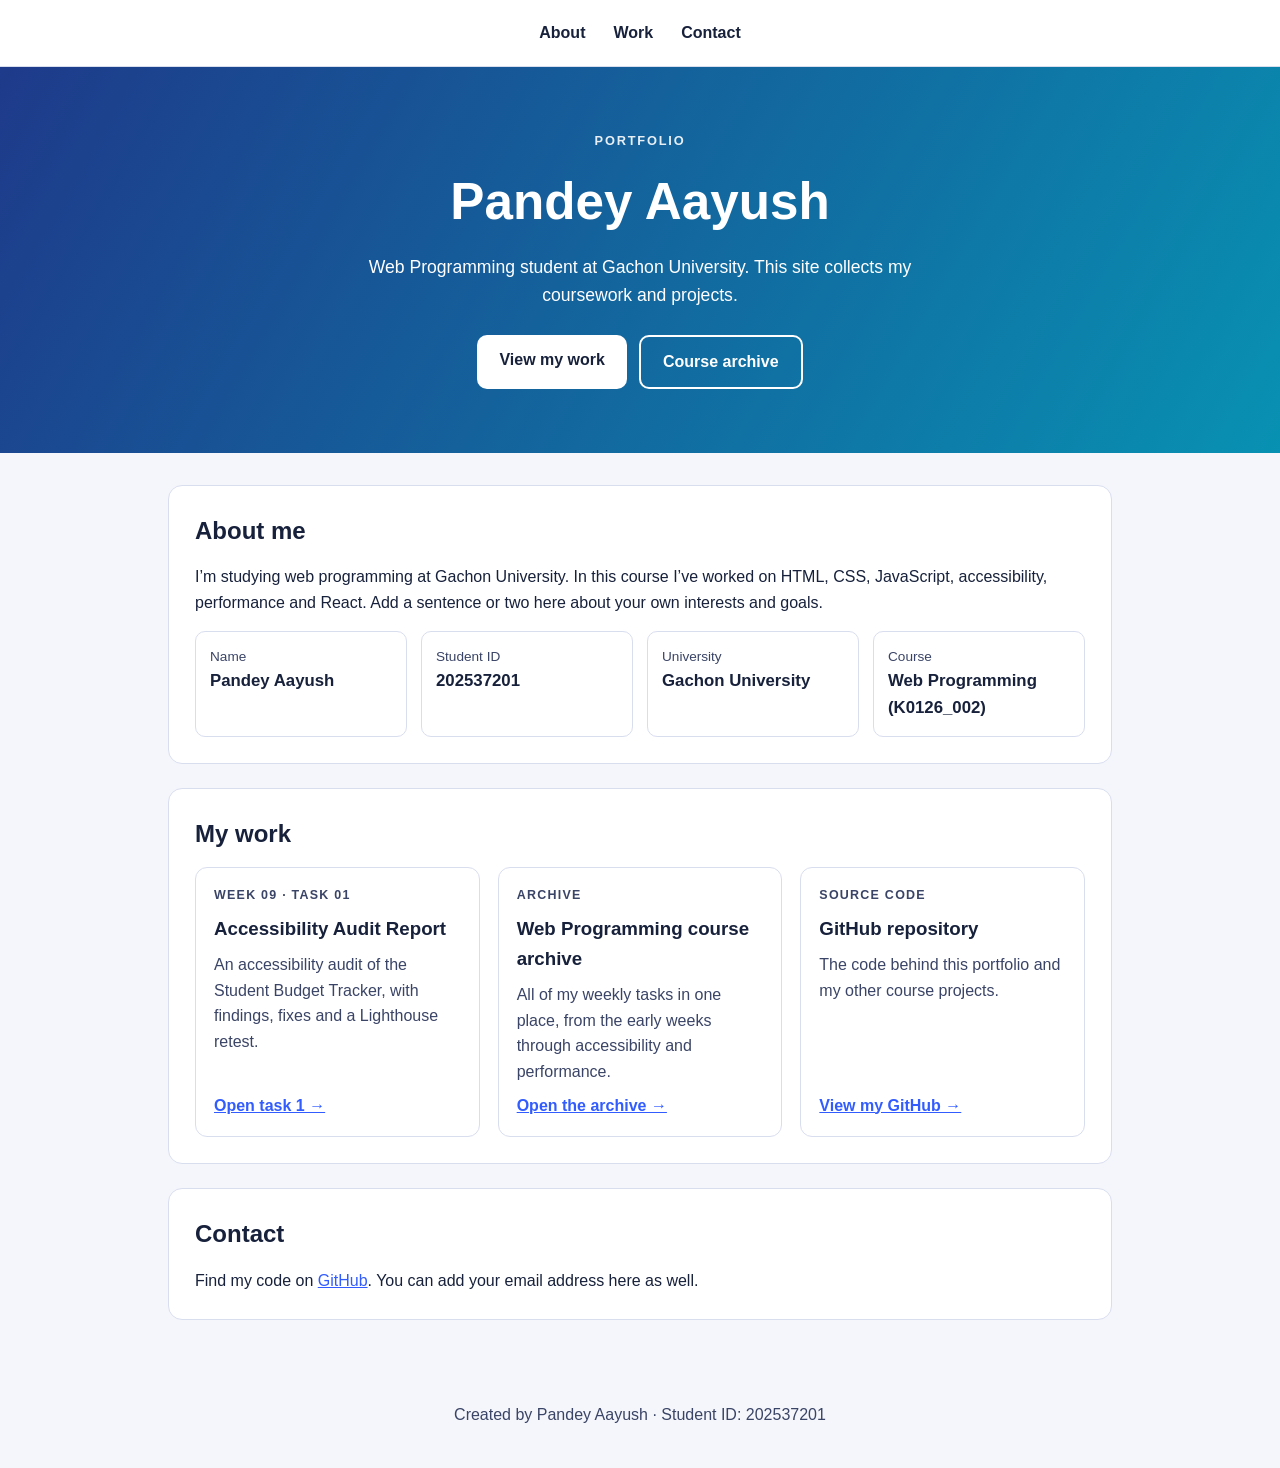
<file: index.html>
<!doctype html>
<html lang="en">
<head>
<meta charset="utf-8">
<meta name="viewport" content="width=device-width, initial-scale=1">
<meta name="description" content="Portfolio of Pandey Aayush, Web Programming student at Gachon University.">
<title>Pandey Aayush | Portfolio</title>
<style>
:root{
  --bg:#f4f6fb; --surface:#ffffff; --text:#17213b; --muted:#3a4466;
  --accent:#315cff; --accent-text:#ffffff; --border:#d9deef; --hero-a:#1e3a8a; --hero-b:#0891b2;
}
@media (prefers-color-scheme: dark){
  :root{ --bg:#0f1424; --surface:#182036; --text:#eef1fb; --muted:#b4bcd8;
         --accent:#7c97ff; --accent-text:#0f1424; --border:#2c3657; --hero-a:#16286a; --hero-b:#0b6b86; }
}
*{box-sizing:border-box;margin:0;padding:0}
html{scroll-behavior:smooth}
body{font-family:Arial,Helvetica,sans-serif;background:var(--bg);color:var(--text);line-height:1.6}
a{color:var(--accent)}
:focus-visible{outline:3px solid var(--accent);outline-offset:3px}
.skip{position:absolute;left:-999px;top:8px;background:var(--accent);color:var(--accent-text);padding:8px 14px;border-radius:8px;z-index:10}
.skip:focus{left:8px}
nav{display:flex;flex-wrap:wrap;gap:6px 20px;justify-content:center;padding:14px 16px;background:var(--surface);border-bottom:1px solid var(--border)}
nav a{color:var(--text);text-decoration:none;font-weight:700;padding:6px 4px}
nav a:hover{color:var(--accent);text-decoration:underline}
header{background:linear-gradient(120deg,var(--hero-a),var(--hero-b));color:#fff;text-align:center;padding:64px 20px}
header .eyebrow{letter-spacing:.14em;font-size:.8rem;font-weight:700;opacity:.9}
header h1{font-size:clamp(2rem,6vw,3.2rem);margin:10px 0}
header p{max-width:620px;margin:0 auto;font-size:1.1rem}
.btns{margin-top:26px;display:flex;flex-wrap:wrap;gap:12px;justify-content:center}
.btn{display:inline-block;padding:12px 22px;border-radius:10px;font-weight:700;text-decoration:none;background:#fff;color:#17213b}
.btn.alt{background:transparent;color:#fff;border:2px solid #fff}
main{max-width:980px;margin:0 auto;padding:32px 18px}
section{background:var(--surface);border:1px solid var(--border);border-radius:14px;padding:26px;margin-bottom:24px}
h2{margin-bottom:14px;font-size:1.5rem}
.facts{display:grid;grid-template-columns:repeat(auto-fit,minmax(200px,1fr));gap:14px;margin-top:16px}
.fact{border:1px solid var(--border);border-radius:10px;padding:14px}
.fact span{display:block;color:var(--muted);font-size:.85rem}
.fact b{font-size:1.05rem}
.cards{display:grid;grid-template-columns:repeat(auto-fit,minmax(260px,1fr));gap:18px}
.card{border:1px solid var(--border);border-radius:12px;padding:18px;display:flex;flex-direction:column;gap:8px}
.card .tag{font-size:.78rem;font-weight:700;letter-spacing:.1em;color:var(--muted)}
.card p{color:var(--muted);flex:1}
.card a{font-weight:700}
footer{text-align:center;padding:26px 16px 40px;color:var(--muted)}
</style>
</head>
<body>
<a class="skip" href="#main">Skip to content</a>
<nav aria-label="Main">
  <a href="#about">About</a>
  <a href="#work">Work</a>
  <a href="#contact">Contact</a>
</nav>

<header>
  <div class="eyebrow">PORTFOLIO</div>
  <h1>Pandey Aayush</h1>
  <p>Web Programming student at Gachon University. This site collects my coursework and projects.</p>
  <div class="btns">
    <a class="btn" href="#work">View my work</a>
    <a class="btn alt" href="https://202537201-pandeyaayush.github.io/course-archive/">Course archive</a>
  </div>
</header>

<main id="main">
  <section id="about">
    <h2>About me</h2>
    <p>I’m studying web programming at Gachon University. In this course I’ve worked on HTML, CSS, JavaScript, accessibility, performance and React. Add a sentence or two here about your own interests and goals.</p>
    <div class="facts">
      <div class="fact"><span>Name</span><b>Pandey Aayush</b></div>
      <div class="fact"><span>Student ID</span><b>202537201</b></div>
      <div class="fact"><span>University</span><b>Gachon University</b></div>
      <div class="fact"><span>Course</span><b>Web Programming (K0126_002)</b></div>
    </div>
  </section>

  <section id="work">
    <h2>My work</h2>
    <div class="cards">
      <article class="card">
        <span class="tag">WEEK 09 · TASK 01</span>
        <h3>Accessibility Audit Report</h3>
        <p>An accessibility audit of the Student Budget Tracker, with findings, fixes and a Lighthouse retest.</p>
        <a href="task1.html">Open task 1 →</a>
      </article>
      <article class="card">
        <span class="tag">ARCHIVE</span>
        <h3>Web Programming course archive</h3>
        <p>All of my weekly tasks in one place, from the early weeks through accessibility and performance.</p>
        <a href="https://202537201-pandeyaayush.github.io/course-archive/">Open the archive →</a>
      </article>
      <article class="card">
        <span class="tag">SOURCE CODE</span>
        <h3>GitHub repository</h3>
        <p>The code behind this portfolio and my other course projects.</p>
        <a href="https://github.com/202537201-pandeyaayush">View my GitHub →</a>
      </article>
    </div>
  </section>

  <section id="contact">
    <h2>Contact</h2>
    <p>Find my code on <a href="https://github.com/202537201-pandeyaayush">GitHub</a>. You can add your email address here as well.</p>
  </section>
</main>

<footer>Created by Pandey Aayush · Student ID: 202537201</footer>
</body>
</html>
</file>
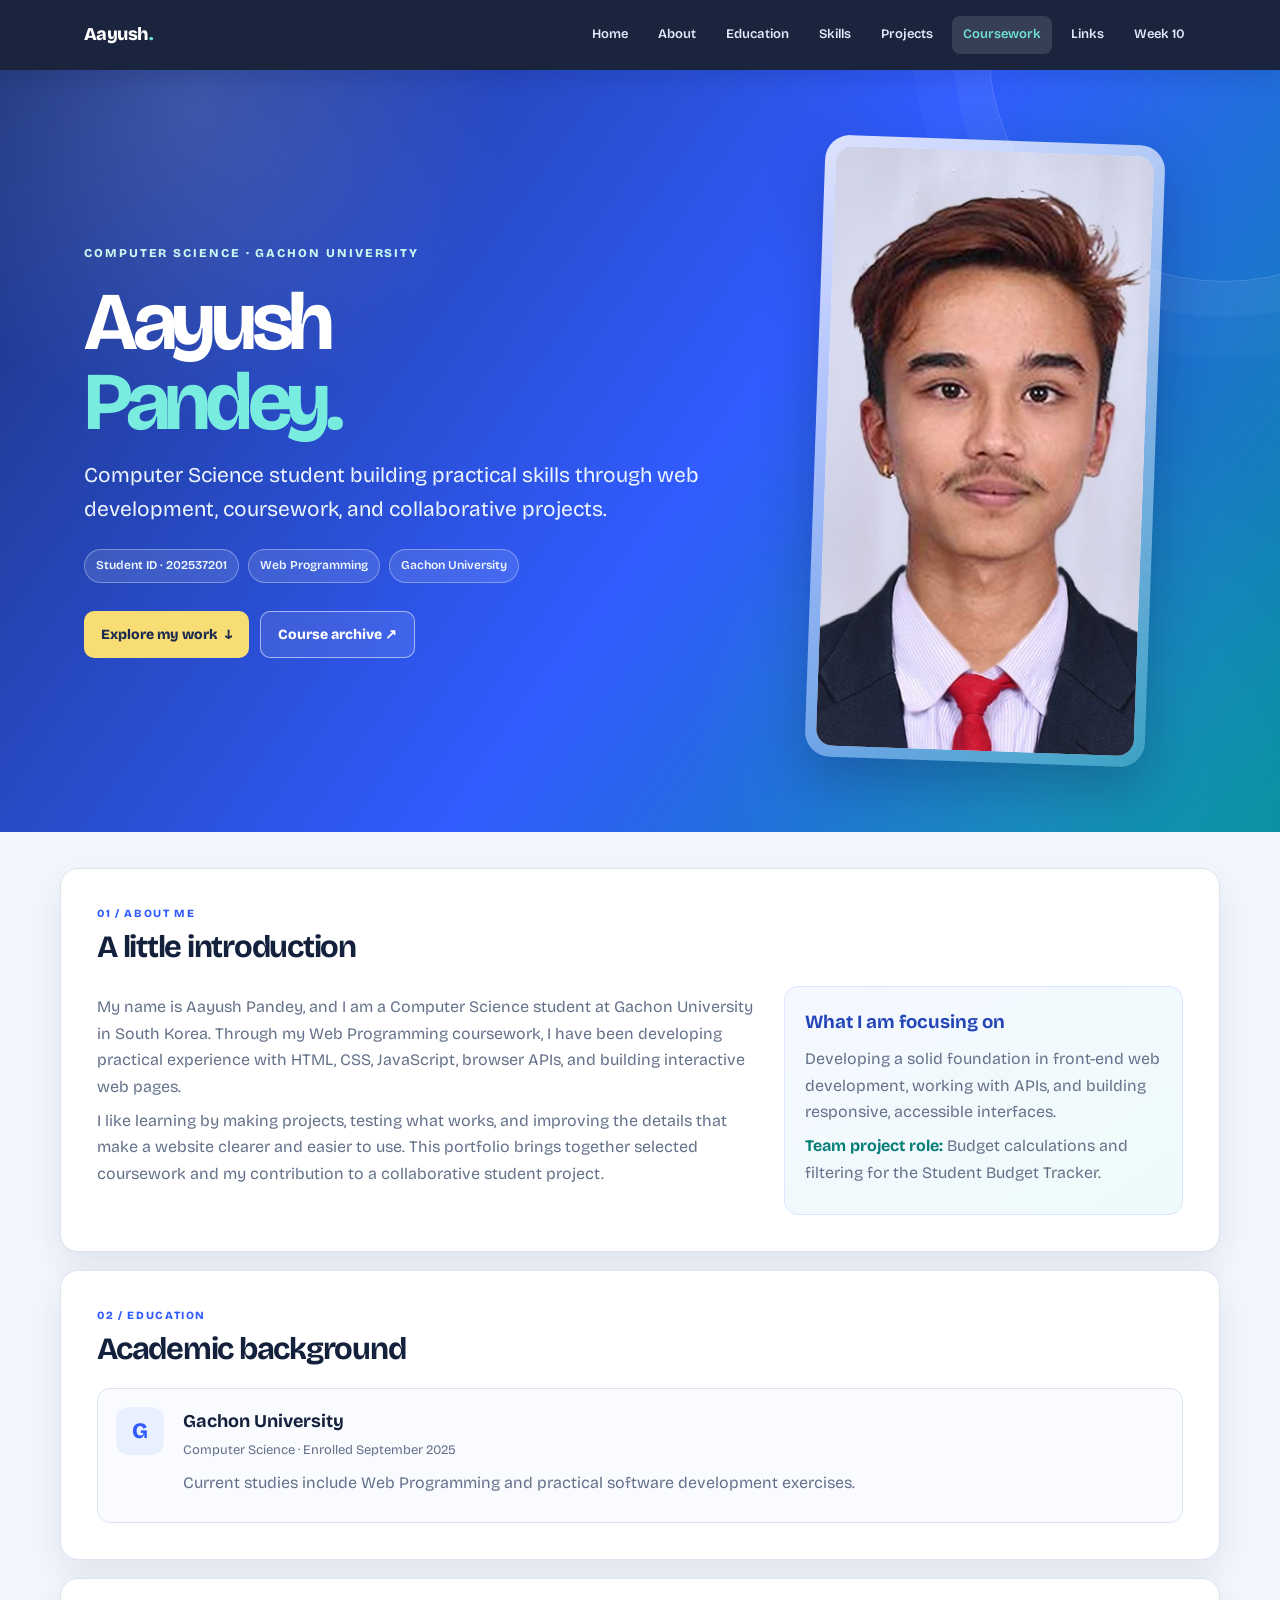
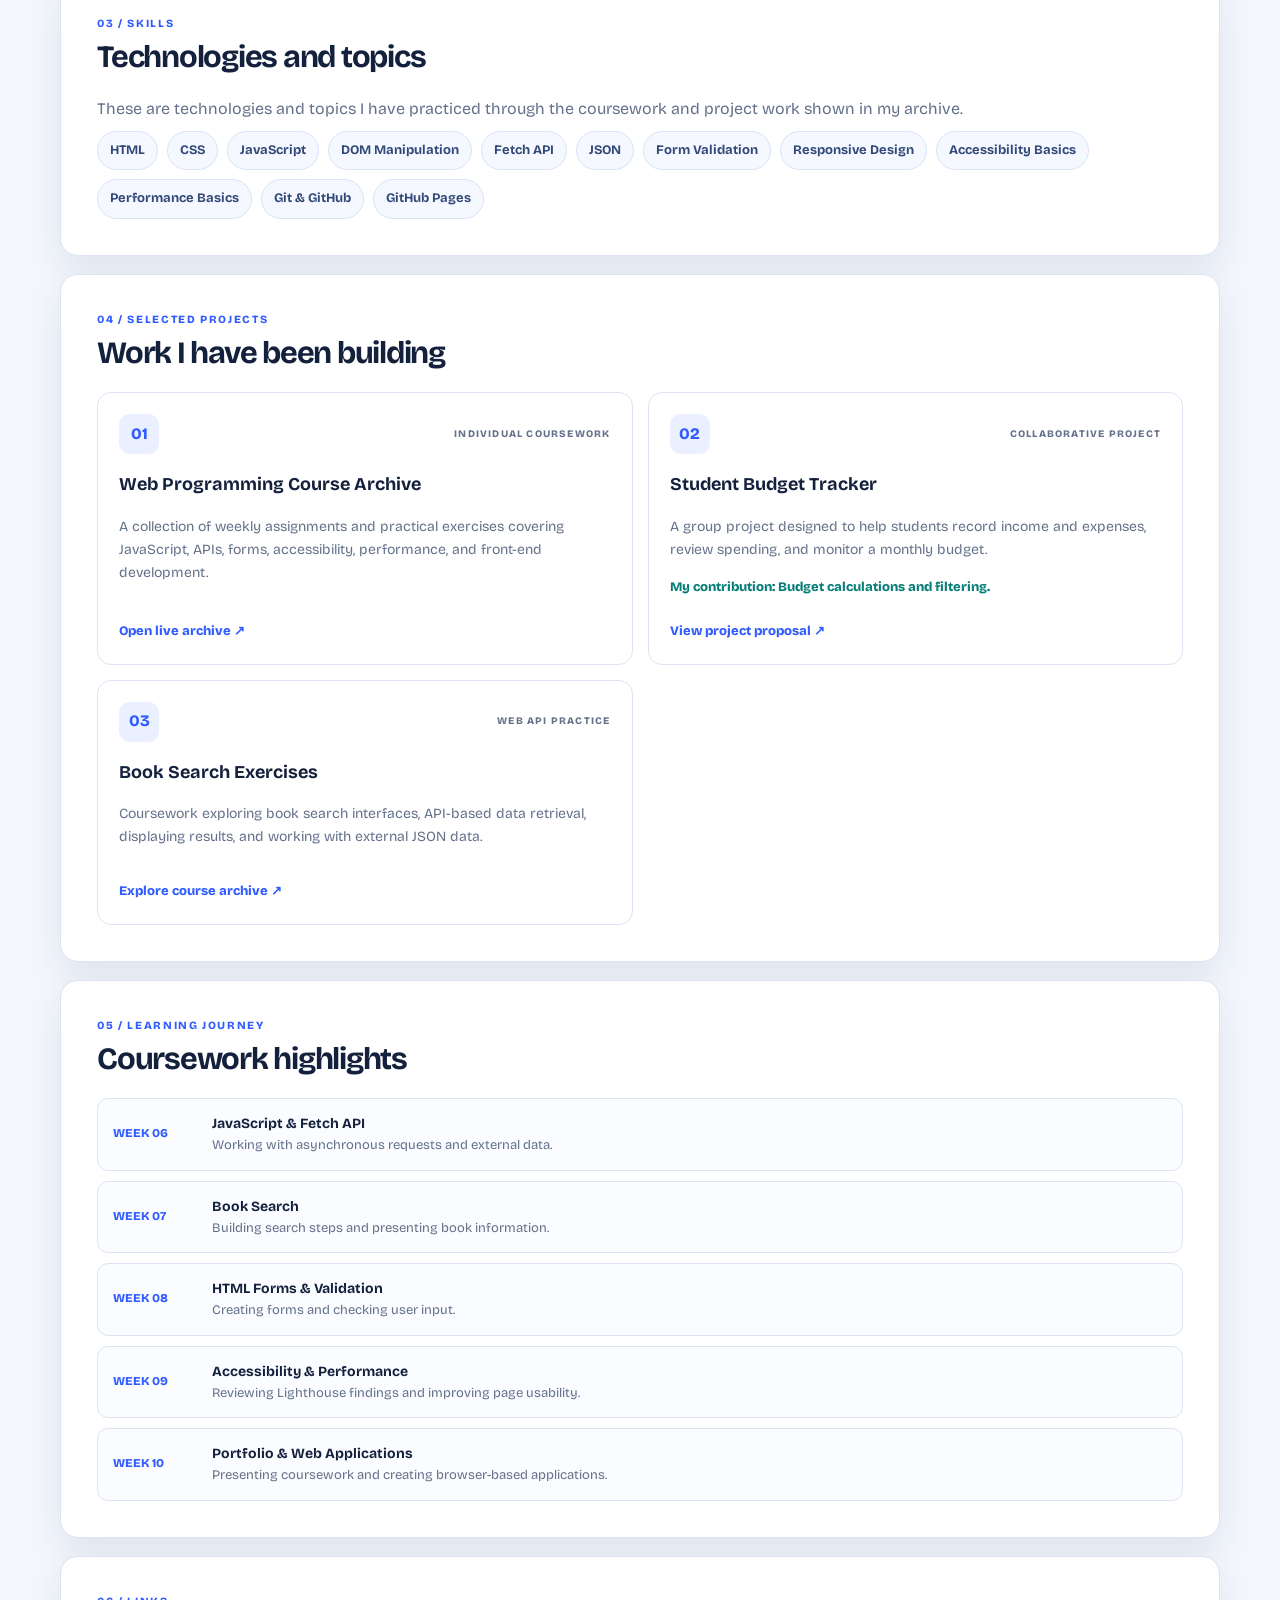
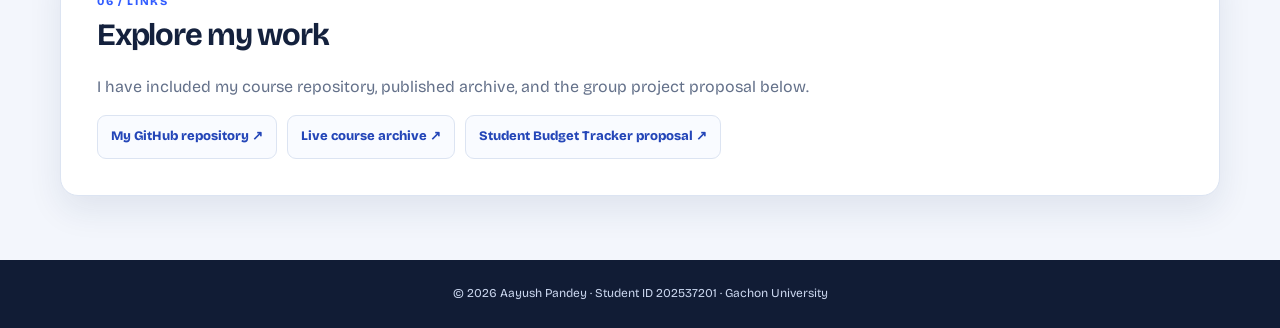
<file: task1.html>
<!DOCTYPE html>
<html lang="en">
<head>
  <meta charset="UTF-8">
  <meta name="viewport" content="width=device-width, initial-scale=1.0">
  <meta name="description" content="Aayush Pandey — Computer Science student at Gachon University. Portfolio, coursework and projects.">
  <title>Aayush Pandey | Personal Portfolio</title>
  <link rel="preconnect" href="https://fonts.googleapis.com">
  <link rel="preconnect" href="https://fonts.gstatic.com" crossorigin>
  <link href="https://fonts.googleapis.com/css2?family=Bricolage+Grotesque:wght@400;500;600;700;800&display=swap" rel="stylesheet">
  <link rel="stylesheet" href="portfolio.css">
  <script src="portfolio.js" defer></script>
</head>
<body>
  <header class="site-header">
    <div class="nav-wrap">
      <a class="brand" href="#home">Aayush<span>.</span></a>
      <nav aria-label="Main navigation">
        <ul class="nav-links">
          <li><a href="#home" class="active" aria-current="location">Home</a></li>
          <li><a href="#about">About</a></li>
          <li><a href="#education">Education</a></li>
          <li><a href="#skills">Skills</a></li>
          <li><a href="#projects">Projects</a></li>
          <li><a href="#coursework">Coursework</a></li>
          <li><a href="#contact">Links</a></li>
          <li><a href="index.html">Week 10</a></li>
        </ul>
      </nav>
    </div>
  </header>

  <section class="hero" id="home" aria-labelledby="hero-title">
    <div class="hero-inner">
      <div class="hero-copy">
        <div class="eyebrow">Computer Science · Gachon University</div>
        <h1 id="hero-title">Aayush<br><span>Pandey.</span></h1>
        <p class="hero-subtitle">Computer Science student building practical skills through web development, coursework, and collaborative projects.</p>
        <div class="hero-meta">
          <span>Student ID · 202537201</span>
          <span>Web Programming</span>
          <span>Gachon University</span>
        </div>
        <div class="hero-actions">
          <a class="btn" href="#projects">Explore my work <span aria-hidden="true">↓</span></a>
          <a class="btn btn-outline" href="https://202537201-pandeyaayush.github.io/course-archive/index.html" target="_blank" rel="noopener noreferrer">Course archive ↗</a>
        </div>
      </div>
      <div class="portrait-frame">
        <img class="profile-img" src="assets/aayush-pandey.jpg" alt="Portrait of Aayush Pandey wearing a dark suit and red tie" width="600" height="600">
      </div>
    </div>
  </section>

  <main>
    <section class="section" id="about">
      <div class="section-head">
        <div class="section-label">01 / About me</div>
        <h2>A little introduction</h2>
      </div>
      <div class="about-grid">
        <div class="about-copy">
          <p>My name is Aayush Pandey, and I am a Computer Science student at Gachon University in South Korea. Through my Web Programming coursework, I have been developing practical experience with HTML, CSS, JavaScript, browser APIs, and building interactive web pages.</p>
          <p>I like learning by making projects, testing what works, and improving the details that make a website clearer and easier to use. This portfolio brings together selected coursework and my contribution to a collaborative student project.</p>
        </div>
        <aside class="highlight-card">
          <h3>What I am focusing on</h3>
          <p>Developing a solid foundation in front-end web development, working with APIs, and building responsive, accessible interfaces.</p>
          <p><strong>Team project role:</strong> Budget calculations and filtering for the Student Budget Tracker.</p>
        </aside>
      </div>
    </section>

    <section class="section" id="education">
      <div class="section-head">
        <div class="section-label">02 / Education</div>
        <h2>Academic background</h2>
      </div>
      <div class="education-card">
        <div class="education-mark" aria-hidden="true">G</div>
        <div>
          <h3>Gachon University</h3>
          <div class="education-meta">Computer Science · Enrolled September 2025</div>
          <p>Current studies include Web Programming and practical software development exercises.</p>
        </div>
      </div>
    </section>

    <section class="section" id="skills">
      <div class="section-head">
        <div class="section-label">03 / Skills</div>
        <h2>Technologies and topics</h2>
      </div>
      <p class="muted">These are technologies and topics I have practiced through the coursework and project work shown in my archive.</p>
      <ul class="skill-list">
        <li>HTML</li>
        <li>CSS</li>
        <li>JavaScript</li>
        <li>DOM Manipulation</li>
        <li>Fetch API</li>
        <li>JSON</li>
        <li>Form Validation</li>
        <li>Responsive Design</li>
        <li>Accessibility Basics</li>
        <li>Performance Basics</li>
        <li>Git &amp; GitHub</li>
        <li>GitHub Pages</li>
      </ul>
    </section>

    <section class="section" id="projects">
      <div class="section-head">
        <div class="section-label">04 / Selected projects</div>
        <h2>Work I have been building</h2>
      </div>
      <div class="project-list">
        <article class="project">
          <div class="project-top">
            <span class="project-number">01</span>
            <span class="project-type">Individual coursework</span>
          </div>
          <h3>Web Programming Course Archive</h3>
          <p>A collection of weekly assignments and practical exercises covering JavaScript, APIs, forms, accessibility, performance, and front-end development.</p>
          <a href="https://202537201-pandeyaayush.github.io/course-archive/index.html" target="_blank" rel="noopener noreferrer">Open live archive ↗</a>
        </article>

        <article class="project">
          <div class="project-top">
            <span class="project-number">02</span>
            <span class="project-type">Collaborative project</span>
          </div>
          <h3>Student Budget Tracker</h3>
          <p>A group project designed to help students record income and expenses, review spending, and monitor a monthly budget.</p>
          <p class="project-role">My contribution: Budget calculations and filtering.</p>
          <a href="https://sushant0101n-gif.github.io/team-4-project/proposal/index.html" target="_blank" rel="noopener noreferrer">View project proposal ↗</a>
        </article>

        <article class="project">
          <div class="project-top">
            <span class="project-number">03</span>
            <span class="project-type">Web API practice</span>
          </div>
          <h3>Book Search Exercises</h3>
          <p>Coursework exploring book search interfaces, API-based data retrieval, displaying results, and working with external JSON data.</p>
          <a href="https://202537201-pandeyaayush.github.io/course-archive/index.html" target="_blank" rel="noopener noreferrer">Explore course archive ↗</a>
        </article>
      </div>
    </section>

    <section class="section" id="coursework">
      <div class="section-head">
        <div class="section-label">05 / Learning journey</div>
        <h2>Coursework highlights</h2>
      </div>
      <div class="course-list">
        <div class="course-row">
          <span class="course-week">Week 06</span>
          <div><strong>JavaScript &amp; Fetch API</strong><small>Working with asynchronous requests and external data.</small></div>
        </div>
        <div class="course-row">
          <span class="course-week">Week 07</span>
          <div><strong>Book Search</strong><small>Building search steps and presenting book information.</small></div>
        </div>
        <div class="course-row">
          <span class="course-week">Week 08</span>
          <div><strong>HTML Forms &amp; Validation</strong><small>Creating forms and checking user input.</small></div>
        </div>
        <div class="course-row">
          <span class="course-week">Week 09</span>
          <div><strong>Accessibility &amp; Performance</strong><small>Reviewing Lighthouse findings and improving page usability.</small></div>
        </div>
        <div class="course-row">
          <span class="course-week">Week 10</span>
          <div><strong>Portfolio &amp; Web Applications</strong><small>Presenting coursework and creating browser-based applications.</small></div>
        </div>
      </div>
    </section>

    <section class="section" id="contact">
      <div class="section-head">
        <div class="section-label">06 / Links</div>
        <h2>Explore my work</h2>
      </div>
      <p>I have included my course repository, published archive, and the group project proposal below.</p>
      <div class="contact-links">
        <a href="https://github.com/202537201-pandeyaayush/course-archive" target="_blank" rel="noopener noreferrer">My GitHub repository ↗</a>
        <a href="https://202537201-pandeyaayush.github.io/course-archive/index.html" target="_blank" rel="noopener noreferrer">Live course archive ↗</a>
        <a href="https://sushant0101n-gif.github.io/team-4-project/proposal/index.html" target="_blank" rel="noopener noreferrer">Student Budget Tracker proposal ↗</a>
      </div>
    </section>
  </main>

  <footer class="site-footer">
    <p>© <span id="currentYear">2026</span> Aayush Pandey · Student ID 202537201 · Gachon University</p>
  </footer>
</body>
</html>
</file>
<file: portfolio.css>
/* Aayush Pandey — Personal Portfolio */
:root {
  --page: #f3f6fc;
  --surface: #ffffff;
  --ink: #14213d;
  --muted: #64718a;
  --navy: #111c35;
  --blue: #315cff;
  --blue-deep: #2446b8;
  --teal: #0e9c9a;
  --line: #dce4f2;
  --shadow: 0 14px 34px rgba(25, 45, 91, .09);
  --radius: 18px;
}
* { margin: 0; padding: 0; box-sizing: border-box; }
html { scroll-behavior: smooth; scroll-padding-top: 88px; }
body {
  font-family: "Bricolage Grotesque", Arial, sans-serif;
  background: var(--page);
  color: var(--ink);
  line-height: 1.65;
}
a { color: inherit; }
a:focus-visible, button:focus-visible {
  outline: 3px solid #f1b82d;
  outline-offset: 4px;
}
.site-header {
  position: sticky;
  top: 0;
  z-index: 50;
  background: rgba(17, 28, 53, .96);
  backdrop-filter: blur(12px);
  color: white;
  box-shadow: 0 5px 20px rgba(8, 18, 42, .13);
}
.nav-wrap {
  max-width: 1160px;
  min-height: 70px;
  margin: auto;
  padding: 12px 24px;
  display: flex;
  justify-content: space-between;
  align-items: center;
  gap: 22px;
}
.brand {
  color: white;
  text-decoration: none;
  font-size: 18px;
  font-weight: 800;
  letter-spacing: -.03em;
  white-space: nowrap;
}
.brand span { color: #6ce0d4; }
.nav-links {
  display: flex;
  align-items: center;
  flex-wrap: wrap;
  gap: 8px;
  list-style: none;
}
.nav-links a {
  display: inline-block;
  padding: 8px 11px;
  border-radius: 8px;
  color: #e1e9fb;
  text-decoration: none;
  font-weight: 600;
  font-size: 13px;
  transition: background .18s ease, color .18s ease;
}
.nav-links a:hover,
.nav-links a.active {
  background: rgba(255,255,255,.12);
  color: #71e0d5;
}
.hero {
  position: relative;
  overflow: hidden;
  color: white;
  background:
    radial-gradient(circle at 15% 5%, rgba(255,255,255,.13), transparent 24%),
    radial-gradient(circle at 82% 90%, rgba(52,224,205,.18), transparent 28%),
    linear-gradient(125deg, #1c347e 0%, #315cff 54%, #078d9e 100%);
}
.hero::after {
  content: "";
  position: absolute;
  width: 470px;
  height: 470px;
  right: -180px;
  top: -260px;
  border: 1px solid rgba(255,255,255,.18);
  border-radius: 50%;
  box-shadow: 0 0 0 35px rgba(255,255,255,.035), 0 0 0 75px rgba(255,255,255,.025);
}
.hero-inner {
  position: relative;
  z-index: 1;
  max-width: 1160px;
  min-height: 570px;
  margin: auto;
  padding: 70px 24px;
  display: grid;
  grid-template-columns: minmax(0, 1.2fr) minmax(250px, .8fr);
  align-items: center;
  gap: 55px;
}
.hero-copy { max-width: 710px; }
.eyebrow {
  color: #c9f8f1;
  font-size: 12px;
  text-transform: uppercase;
  letter-spacing: .16em;
  font-weight: 800;
}
.hero h1 {
  margin: 18px 0 15px;
  font-size: clamp(48px, 7vw, 82px);
  line-height: .98;
  letter-spacing: -.065em;
}
.hero h1 span { color: #79ece0; }
.hero-subtitle {
  color: #edf5ff;
  font-size: clamp(17px, 2vw, 21px);
  max-width: 650px;
}
.hero-meta {
  display: flex;
  flex-wrap: wrap;
  gap: 9px;
  margin-top: 22px;
}
.hero-meta span {
  border: 1px solid rgba(255,255,255,.33);
  background: rgba(255,255,255,.11);
  color: #f0f8ff;
  border-radius: 999px;
  padding: 6px 11px;
  font-size: 12px;
  font-weight: 600;
}
.hero-actions {
  display: flex;
  flex-wrap: wrap;
  gap: 11px;
  margin-top: 28px;
}
.btn {
  display: inline-flex;
  align-items: center;
  justify-content: center;
  gap: 8px;
  min-height: 45px;
  padding: 11px 17px;
  border-radius: 10px;
  background: #f8dc74;
  color: #1b2a50;
  text-decoration: none;
  font-weight: 800;
  font-size: 14px;
  transition: transform .18s ease, box-shadow .18s ease;
}
.btn:hover { transform: translateY(-2px); box-shadow: 0 9px 20px #10234b35; }
.btn-outline {
  border: 1px solid rgba(255,255,255,.55);
  background: rgba(255,255,255,.09);
  color: white;
}
.portrait-frame {
  width: min(100%, 340px);
  justify-self: center;
  padding: 11px;
  border-radius: 25px;
  background: linear-gradient(145deg, rgba(255,255,255,.83), rgba(255,255,255,.17));
  box-shadow: 0 24px 55px rgba(9, 20, 55, .28);
  transform: rotate(2deg);
}
.profile-img {
  display: block;
  width: 100%;
  aspect-ratio: 4 / 5;
  object-fit: cover;
  object-position: center 38%;
  border-radius: 17px;
  background: #e8edf7;
}
main {
  width: min(1160px, calc(100% - 32px));
  margin: 36px auto 64px;
}
.section {
  margin: 18px 0;
  padding: clamp(22px, 4vw, 36px);
  background: var(--surface);
  border: 1px solid var(--line);
  border-radius: var(--radius);
  box-shadow: var(--shadow);
  scroll-margin-top: 92px;
}
.section-head { margin-bottom: 21px; }
.section-label {
  color: var(--blue);
  font-size: 11px;
  font-weight: 800;
  letter-spacing: .15em;
  text-transform: uppercase;
}
.section h2 {
  color: var(--ink);
  margin-top: 5px;
  font-size: clamp(24px, 3vw, 31px);
  line-height: 1.2;
  letter-spacing: -.04em;
}
.section p { color: var(--muted); margin: 8px 0; }
.about-grid {
  display: grid;
  grid-template-columns: minmax(0,1.25fr) minmax(240px,.75fr);
  gap: 22px;
}
.about-copy p { font-size: 16px; }
.highlight-card {
  padding: 20px;
  border: 1px solid #dbe5ff;
  border-radius: 14px;
  background: linear-gradient(145deg, #f5f8ff, #eefbfa);
}
.highlight-card h3 { color: var(--blue-deep); margin-bottom: 8px; }
.highlight-card strong { color: #087e78; }
.education-card {
  display: grid;
  grid-template-columns: 52px 1fr;
  align-items: start;
  gap: 15px;
  border: 1px solid var(--line);
  border-radius: 13px;
  background: #f9fbff;
  padding: 18px;
}
.education-mark {
  width: 48px;
  height: 48px;
  display: grid;
  place-items: center;
  border-radius: 13px;
  background: #e8efff;
  color: var(--blue);
  font-weight: 800;
  font-size: 22px;
}
.education-card h3 { margin: 0 0 3px; font-size: 18px; }
.education-meta { color: var(--muted); font-size: 13px; }
.skill-list {
  display: flex;
  flex-wrap: wrap;
  gap: 9px;
  list-style: none;
}
.skill-list li {
  border: 1px solid #d9e3f7;
  background: #f5f8ff;
  color: #314878;
  border-radius: 999px;
  padding: 8px 12px;
  font-size: 13px;
  font-weight: 700;
}
.project-list {
  display: grid;
  grid-template-columns: repeat(2, minmax(0,1fr));
  gap: 15px;
}
.project {
  display: flex;
  flex-direction: column;
  min-height: 245px;
  padding: 21px;
  border: 1px solid var(--line);
  border-radius: 14px;
  background: #fff;
  transition: transform .18s ease, border-color .18s ease, box-shadow .18s ease;
}
.project:hover {
  transform: translateY(-3px);
  border-color: #9fb5f0;
  box-shadow: 0 12px 24px rgba(31, 65, 150, .08);
}
.project-top {
  display: flex;
  align-items: center;
  justify-content: space-between;
  margin-bottom: 16px;
}
.project-number {
  display: grid;
  place-items: center;
  width: 40px;
  height: 40px;
  border-radius: 11px;
  background: #eaf0ff;
  color: var(--blue);
  font-weight: 800;
}
.project-type {
  color: var(--muted);
  font-size: 10px;
  font-weight: 800;
  letter-spacing: .12em;
  text-transform: uppercase;
}
.project h3 { margin: 0 0 7px; font-size: 18px; }
.project p { font-size: 14px; }
.project-role {
  color: #087e78 !important;
  font-weight: 800;
  font-size: 13px !important;
}
.project a {
  display: inline-flex;
  align-items: center;
  gap: 7px;
  margin-top: auto;
  padding-top: 15px;
  color: var(--blue);
  text-decoration: none;
  font-size: 13px;
  font-weight: 800;
}
.project a:hover { text-decoration: underline; }
.course-list { display: grid; gap: 10px; }
.course-row {
  display: grid;
  grid-template-columns: 85px 1fr;
  align-items: center;
  gap: 14px;
  padding: 13px 15px;
  border: 1px solid var(--line);
  border-radius: 11px;
  background: #fafcff;
}
.course-week {
  color: var(--blue);
  font-size: 12px;
  font-weight: 800;
  text-transform: uppercase;
}
.course-row strong { display: block; font-size: 14px; }
.course-row small { display: block; color: var(--muted); font-size: 13px; }
.contact-links {
  display: flex;
  flex-wrap: wrap;
  gap: 10px;
  margin-top: 15px;
}
.contact-links a {
  padding: 10px 13px;
  border: 1px solid var(--line);
  border-radius: 9px;
  color: var(--blue-deep);
  background: #f9fbff;
  text-decoration: none;
  font-size: 13px;
  font-weight: 800;
}
.contact-links a:hover { background: #edf2ff; }
.site-footer {
  background: var(--navy);
  color: #cbd7ef;
  text-align: center;
  padding: 24px 15px;
  font-size: 12px;
}
body.scrolled .site-header { box-shadow: 0 7px 22px rgba(0,0,0,.18); }
@media (max-width: 780px) {
  .hero-inner { grid-template-columns: 1fr; gap: 35px; padding-top: 52px; }
  .portrait-frame { width: 230px; grid-row: 1; }
  .about-grid { grid-template-columns: 1fr; }
  .project-list { grid-template-columns: 1fr; }
}
@media (max-width: 620px) {
  .nav-wrap { flex-direction: column; align-items: flex-start; gap: 9px; padding: 12px 17px; }
  .nav-links { gap: 2px; }
  .nav-links a { padding: 7px 8px; font-size: 12px; }
  .hero-inner { padding: 40px 18px 48px; }
  .hero h1 { font-size: 48px; }
  main { width: min(100% - 22px, 1160px); margin-top: 20px; }
  .section { padding: 20px; }
  .course-row { grid-template-columns: 1fr; gap: 3px; }
}
@media (prefers-reduced-motion: reduce) {
  html { scroll-behavior: auto; }
  *, *::before, *::after { transition-duration: .01ms !important; animation-duration: .01ms !important; }
}
@media print {
  .site-header, .hero-actions, .contact-links { display: none; }
  body { background: white; color: black; }
  .section { box-shadow: none; break-inside: avoid; }
}
</file>
